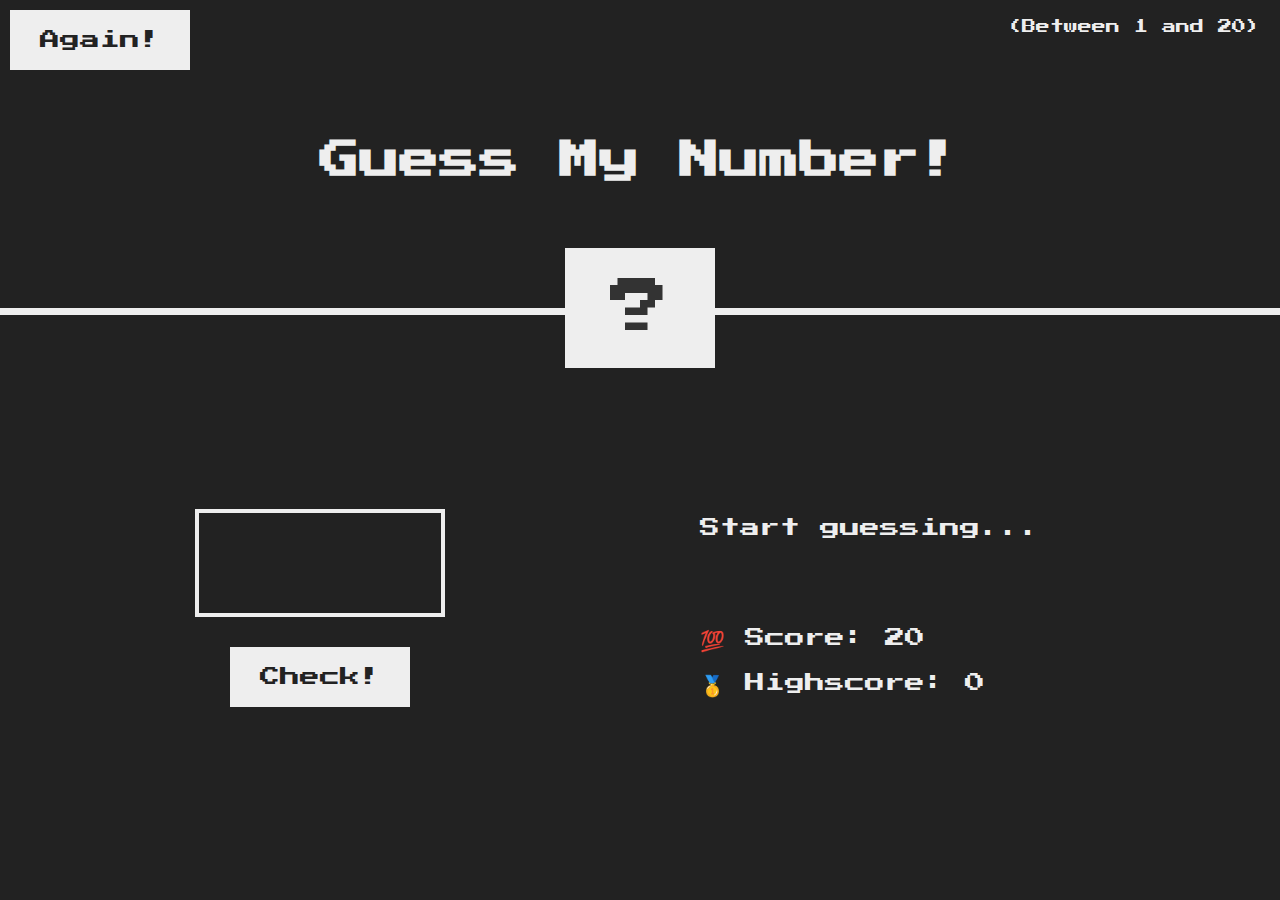
<file: guessMyNumber/index.html>
<!DOCTYPE html>
<html lang="en">
  <head>
    <meta charset="UTF-8" />
    <meta name="viewport" content="width=device-width, initial-scale=1.0" />
    <meta http-equiv="X-UA-Compatible" content="ie=edge" />
    <link rel="stylesheet" href="style.css" />
    <title>Guess My Number!</title>
  </head>
  <body>
    <header>
      <h1>Guess My Number!</h1>
      <p class="between">(Between 1 and 20)</p>
      <button class="btnagain">Again!</button>
      <div class="number">?</div>
    </header>
    <main>
      <section class="left">
        <input type="number" class="guess" />
        <button class="btncheck">Check!</button>
      </section>
      <section class="right">
        <p class="message">Start guessing...</p>
        <p class="label-score">💯 Score: <span class="score">20</span></p>
        <p class="label-highscore">
          🥇 Highscore: <span class="highscore">0</span>
        </p>
      </section>
    </main>
    <script src="script.js"></script>
  </body>
</html>
</file>
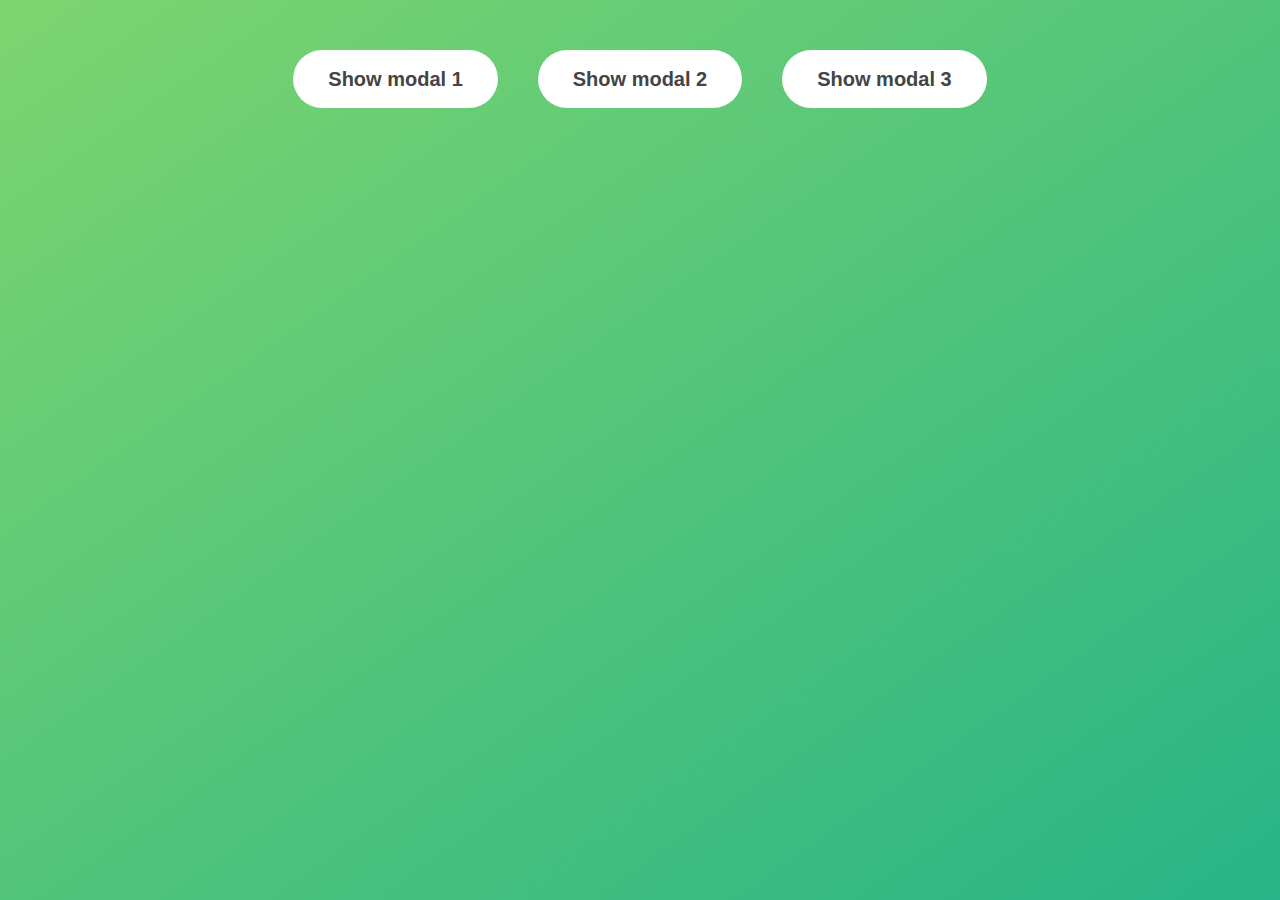
<file: modal/index.html>
<!DOCTYPE html>
<html lang="en">
  <head>
    <meta charset="UTF-8" />
    <meta name="viewport" content="width=device-width, initial-scale=1.0" />
    <meta http-equiv="X-UA-Compatible" content="ie=edge" />
    <link rel="stylesheet" href="style.css" />
    <title>Modal window</title>
  </head>
  <body>
    <button class="show-modal">Show modal 1</button>
    <button class="show-modal">Show modal 2</button>
    <button class="show-modal">Show modal 3</button>

    <div class="modal hidden">
      <button class="close-modal">&times;</button>
      <h1>I'm a modal window 😍</h1>
      <p>
        Lorem ipsum dolor sit amet, consectetur adipisicing elit, sed do eiusmod
        tempor incididunt ut labore et dolore magna aliqua. Ut enim ad minim
        veniam, quis nostrud exercitation ullamco laboris nisi ut aliquip ex ea
        commodo consequat. Duis aute irure dolor in reprehenderit in voluptate
        velit esse cillum dolore eu fugiat nulla pariatur. Excepteur sint
        occaecat cupidatat non proident, sunt in culpa qui officia deserunt
        mollit anim id est laborum.
      </p>
    </div>
    <div class="overlay hidden"></div>

    <script src="script.js"></script>
  </body>
</html>
</file>
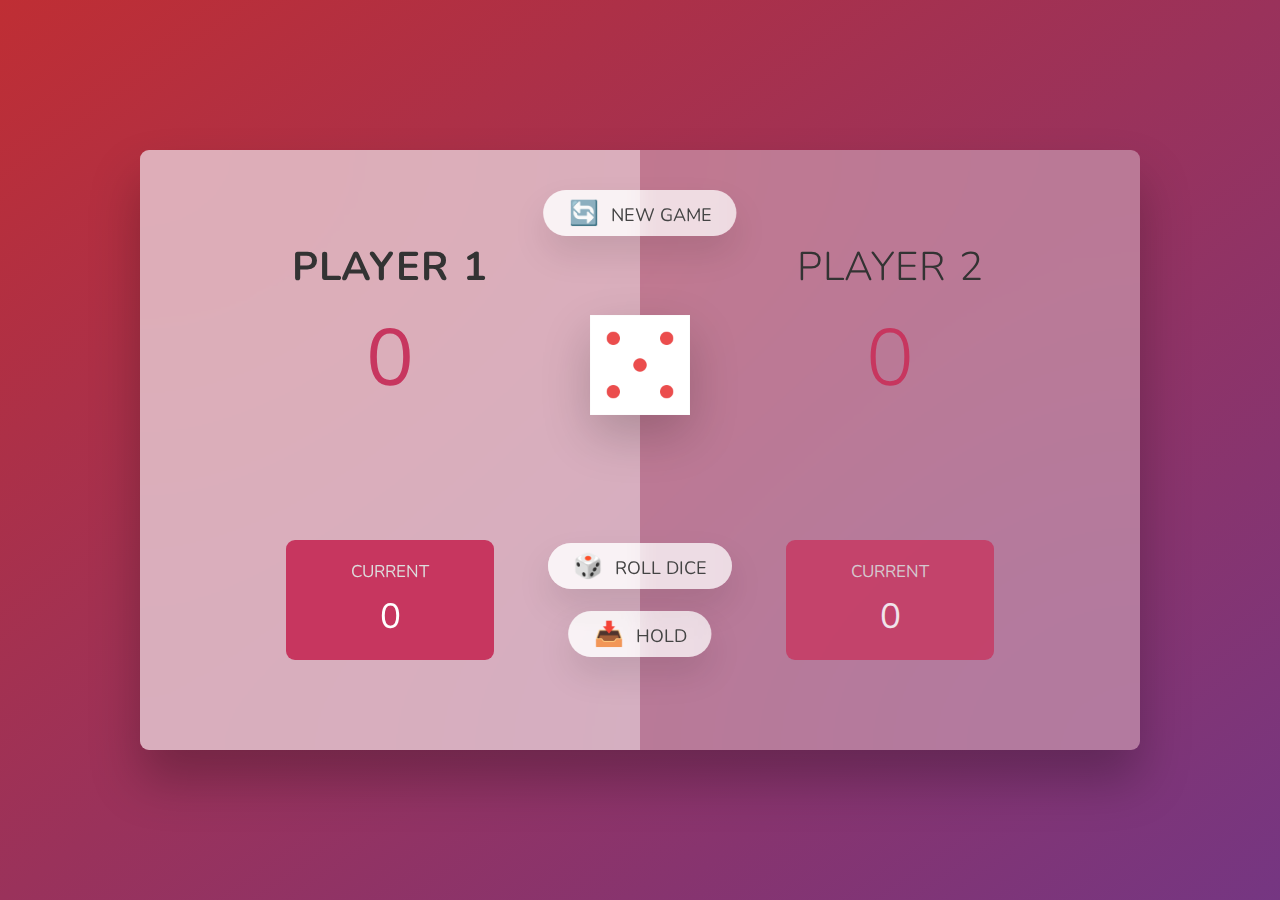
<file: pigGame/index.html>
<!DOCTYPE html>
<html lang="en">
  <head>
    <meta charset="UTF-8" />
    <meta name="viewport" content="width=device-width, initial-scale=1.0" />
    <meta http-equiv="X-UA-Compatible" content="ie=edge" />
    <link rel="stylesheet" href="style.css" />
    <title>Pig Game</title>
  </head>
  <body>
    <main>
      <section class="player player--0 player--active">
        <h2 class="name" id="name--0">Player 1</h2>
        <p class="score" id="score--0">0</p>
        <div class="current">
          <p class="current-label">Current</p>
          <p class="current-score" id="current--0">0</p>
        </div>
      </section>
      <section class="player player--1">
        <h2 class="name" id="name--1">Player 2</h2>
        <p class="score" id="score--1">0</p>
        <div class="current">
          <p class="current-label">Current</p>
          <p class="current-score" id="current--1">0</p>
        </div>
      </section>

      <img src="dice-5.png" alt="Playing dice" class="dice" />
      <button class="btn btn--new">🔄 New game</button>
      <button class="btn btn--roll">🎲 Roll dice</button>
      <button class="btn btn--hold">📥 Hold</button>
    </main>
    <script src="script.js"></script>
  </body>
</html>
</file>
<file: guessMyNumber/style.css>
@import url('https://fonts.googleapis.com/css?family=Press+Start+2P&display=swap');

* {
  margin: 0;
  padding: 0;
  box-sizing: inherit;
}

html {
  font-size: 62.5%;
  box-sizing: border-box;
}

body {
  font-family: 'Press Start 2P', sans-serif;
  color: #eee;
  background-color: #222;
  /* background-color: #60b347; */
}

/* LAYOUT */
header {
  position: relative;
  height: 35vh;
  border-bottom: 7px solid #eee;
}

main {
  height: 65vh;
  color: #eee;
  display: flex;
  align-items: center;
  justify-content: space-around;
}

.left {
  width: 52rem;
  display: flex;
  flex-direction: column;
  align-items: center;
}

.right {
  width: 52rem;
  font-size: 2rem;
}

/* ELEMENTS STYLE */
h1 {
  font-size: 4rem;
  text-align: center;
  position: absolute;
  width: 100%;
  top: 52%;
  left: 50%;
  transform: translate(-50%, -50%);
}

.number {
  background: #eee;
  color: #333;
  font-size: 6rem;
  width: 15rem;
  padding: 3rem 0rem;
  text-align: center;
  position: absolute;
  bottom: 0;
  left: 50%;
  transform: translate(-50%, 50%);
}

.between {
  font-size: 1.4rem;
  position: absolute;
  top: 2rem;
  right: 2rem;
}

.again {
  position: absolute;
  top: 2rem;
  left: 2rem;
}

.guess {
  background: none;
  border: 4px solid #eee;
  font-family: inherit;
  color: inherit;
  font-size: 5rem;
  padding: 2.5rem;
  width: 25rem;
  text-align: center;
  display: block;
  margin-bottom: 3rem;
}

.btnagain {
  margin: 10px;
}

.btncheck, .btnagain {
  border: none;
  background-color: #eee;
  color: #222;
  font-size: 2rem;
  font-family: inherit;
  padding: 2rem 3rem;
  cursor: pointer;
}

.btncheck:hover, btnagain.again {
  background-color: #ccc;
}

.message {
  margin-bottom: 8rem;
  height: 3rem;
}

.label-score {
  margin-bottom: 2rem;
}
</file>
<file: modal/style.css>
* {
  margin: 0;
  padding: 0;
  box-sizing: inherit;
}

html {
  font-size: 62.5%;
  box-sizing: border-box;
}

body {
  font-family: sans-serif;
  color: #333;
  line-height: 1.5;
  height: 100vh;
  position: relative;
  display: flex;
  align-items: flex-start;
  justify-content: center;
  background: linear-gradient(to top left, #28b487, #7dd56f);
}

.show-modal {
  font-size: 2rem;
  font-weight: 600;
  padding: 1.75rem 3.5rem;
  margin: 5rem 2rem;
  border: none;
  background-color: #fff;
  color: #444;
  border-radius: 10rem;
  cursor: pointer;
}

.close-modal {
  position: absolute;
  top: 1.2rem;
  right: 2rem;
  font-size: 5rem;
  color: #333;
  cursor: pointer;
  border: none;
  background: none;
}

h1 {
  font-size: 2.5rem;
  margin-bottom: 2rem;
}

p {
  font-size: 1.8rem;
}

/* -------------------------- */
/* CLASSES TO MAKE MODAL WORK */
.hidden {
  display: none;
}

.modal {
  position: absolute;
  top: 50%;
  left: 50%;
  transform: translate(-50%, -50%);
  width: 70%;

  background-color: white;
  padding: 6rem;
  border-radius: 5px;
  box-shadow: 0 3rem 5rem rgba(0, 0, 0, 0.3);
  z-index: 10;
}

.overlay {
  position: absolute;
  top: 0;
  left: 0;
  width: 100%;
  height: 100%;
  background-color: rgba(0, 0, 0, 0.6);
  backdrop-filter: blur(3px);
  z-index: 5;
}
</file>
<file: pigGame/style.css>
@import url('https://fonts.googleapis.com/css2?family=Nunito&display=swap');

* {
  margin: 0;
  padding: 0;
  box-sizing: inherit;
}

html {
  font-size: 62.5%;
  box-sizing: border-box;
}

body {
  font-family: 'Nunito', sans-serif;
  font-weight: 400;
  height: 100vh;
  color: #333;
  background-image: linear-gradient(to top left, #753682 0%, #bf2e34 100%);
  display: flex;
  align-items: center;
  justify-content: center;
}

/* LAYOUT */
main {
  position: relative;
  width: 100rem;
  height: 60rem;
  background-color: rgba(255, 255, 255, 0.35);
  backdrop-filter: blur(200px);
  filter: blur();
  box-shadow: 0 3rem 5rem rgba(0, 0, 0, 0.25);
  border-radius: 9px;
  overflow: hidden;
  display: flex;
}

.player {
  flex: 50%;
  padding: 9rem;
  display: flex;
  flex-direction: column;
  align-items: center;
  transition: all 0.75s;
}

/* ELEMENTS */
.name {
  position: relative;
  font-size: 4rem;
  text-transform: uppercase;
  letter-spacing: 1px;
  word-spacing: 2px;
  font-weight: 300;
  margin-bottom: 1rem;
}

.score {
  font-size: 8rem;
  font-weight: 300;
  color: #c7365f;
  margin-bottom: auto;
}

.player--active {
  background-color: rgba(255, 255, 255, 0.4);
}
.player--active .name {
  font-weight: 700;
}
.player--active .score {
  font-weight: 400;
}

.player--active .current {
  opacity: 1;
}

.current {
  background-color: #c7365f;
  opacity: 0.8;
  border-radius: 9px;
  color: #fff;
  width: 65%;
  padding: 2rem;
  text-align: center;
  transition: all 0.75s;
}

.current-label {
  text-transform: uppercase;
  margin-bottom: 1rem;
  font-size: 1.7rem;
  color: #ddd;
}

.current-score {
  font-size: 3.5rem;
}

/* ABSOLUTE POSITIONED ELEMENTS */
.btn {
  position: absolute;
  left: 50%;
  transform: translateX(-50%);
  color: #444;
  background: none;
  border: none;
  font-family: inherit;
  font-size: 1.8rem;
  text-transform: uppercase;
  cursor: pointer;
  font-weight: 400;
  transition: all 0.2s;

  background-color: white;
  background-color: rgba(255, 255, 255, 0.6);
  backdrop-filter: blur(10px);

  padding: 0.7rem 2.5rem;
  border-radius: 50rem;
  box-shadow: 0 1.75rem 3.5rem rgba(0, 0, 0, 0.1);
}

.btn::first-letter {
  font-size: 2.4rem;
  display: inline-block;
  margin-right: 0.7rem;
}

.btn--new {
  top: 4rem;
}
.btn--roll {
  top: 39.3rem;
}
.btn--hold {
  top: 46.1rem;
}

.btn:active {
  transform: translate(-50%, 3px);
  box-shadow: 0 1rem 2rem rgba(0, 0, 0, 0.15);
}

.btn:focus {
  outline: none;
}

.dice {
  position: absolute;
  left: 50%;
  top: 16.5rem;
  transform: translateX(-50%);
  height: 10rem;
  box-shadow: 0 2rem 5rem rgba(0, 0, 0, 0.2);
}

.player--winner {
  background-color: #2f2f2f;
}

.player--winner .name {
  font-weight: 700;
  color: #c7365f;
}
</file>
